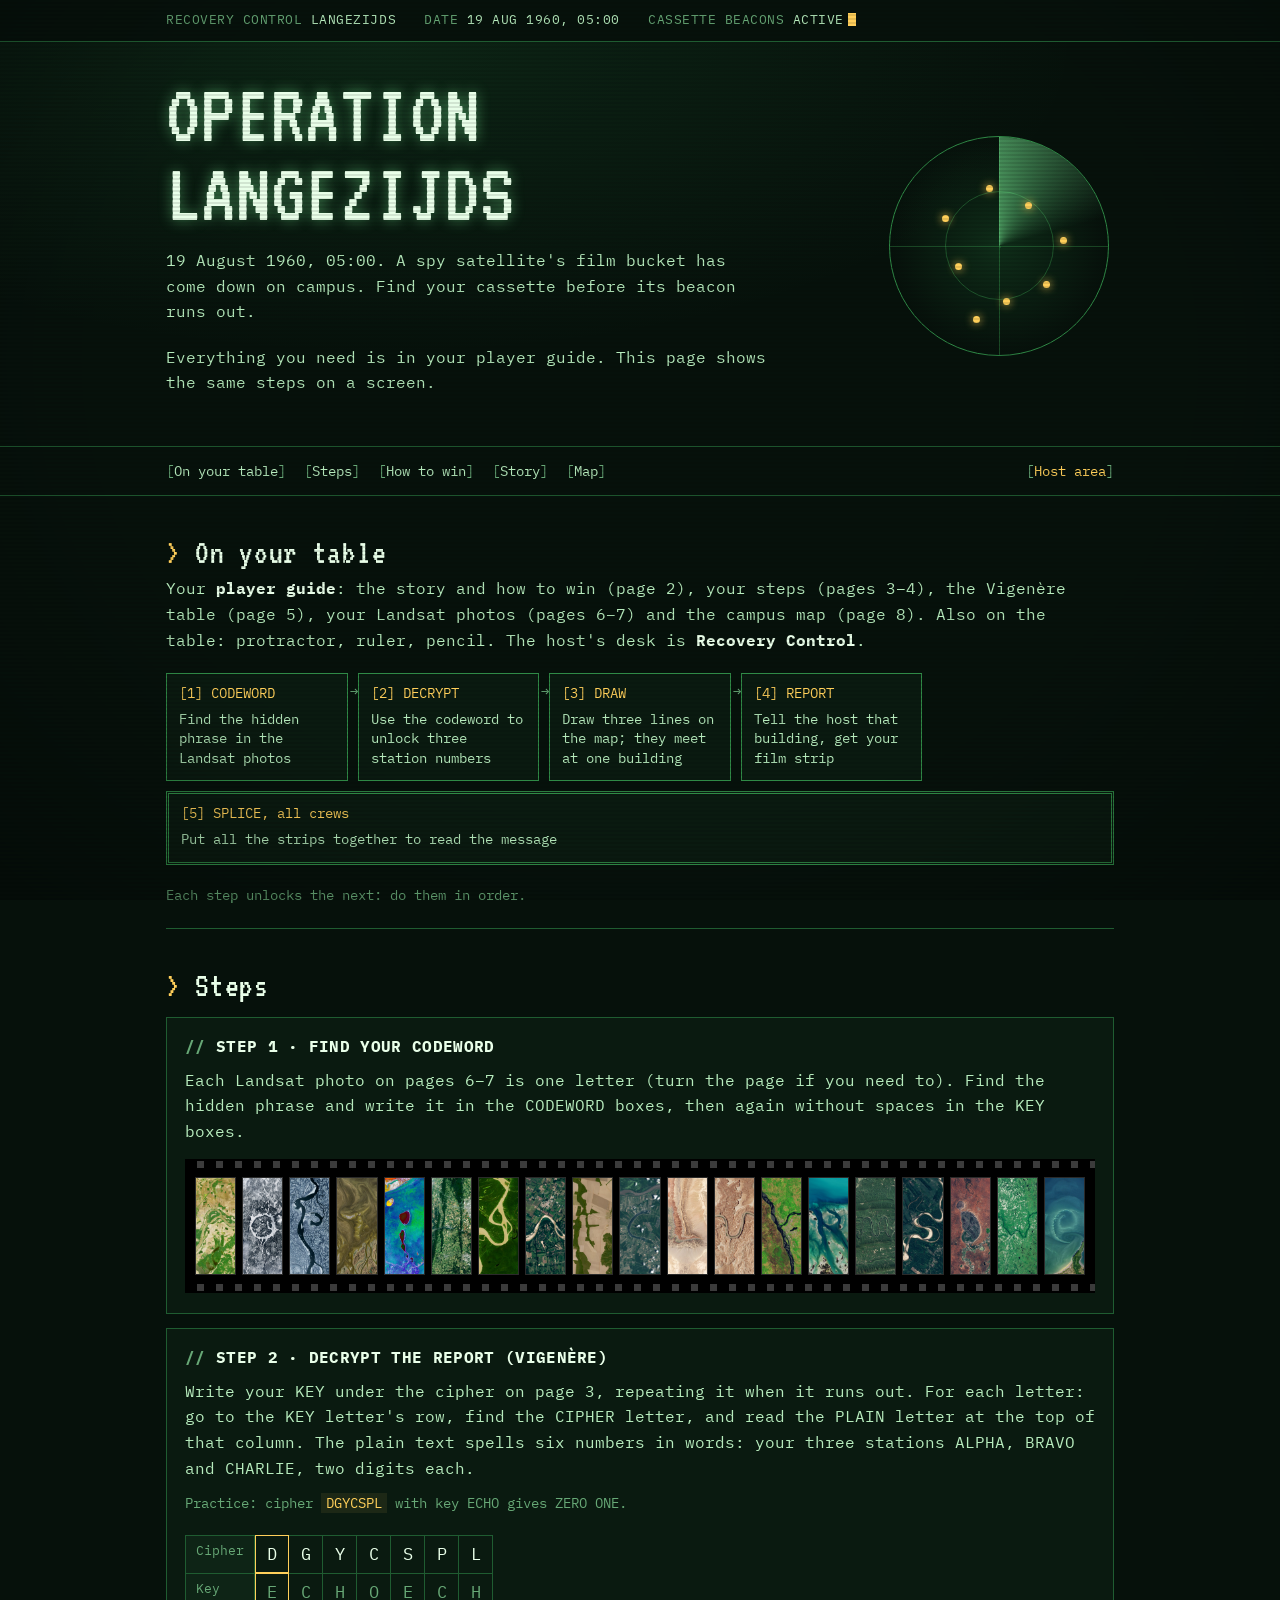
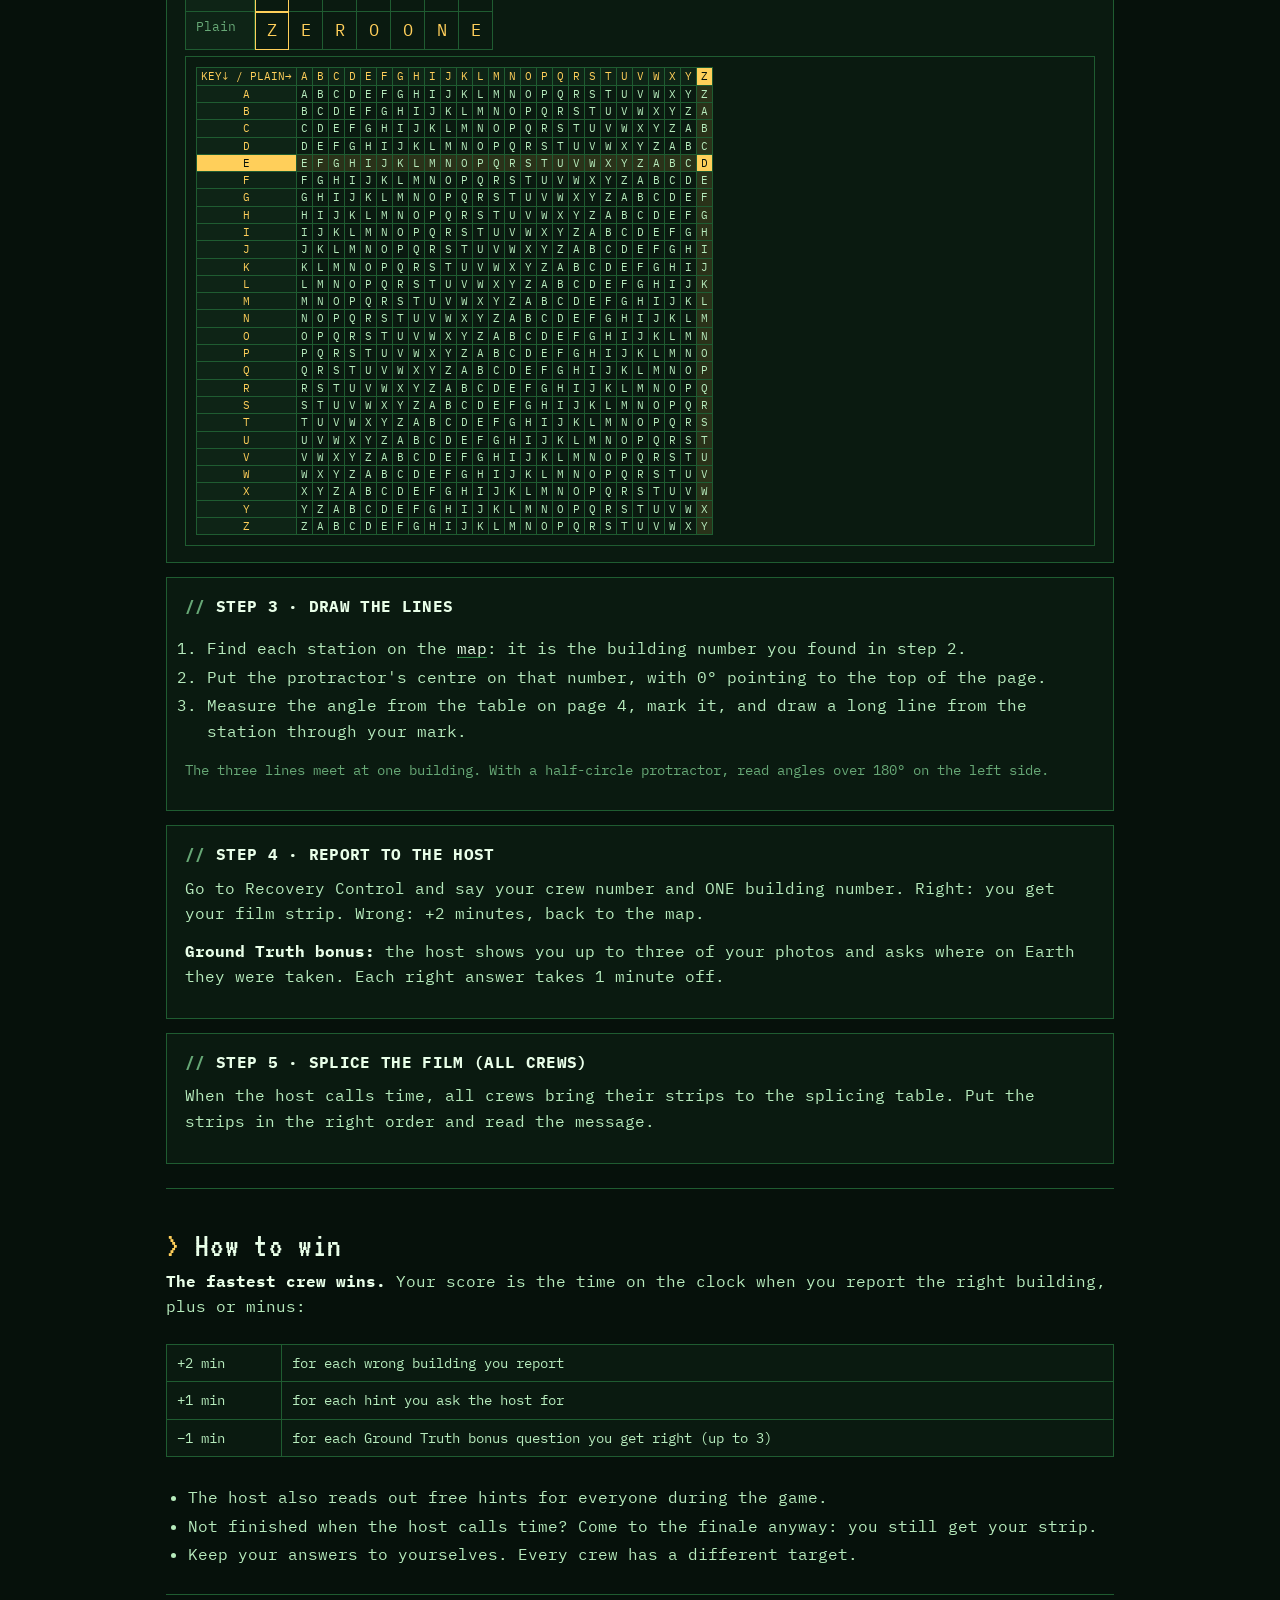
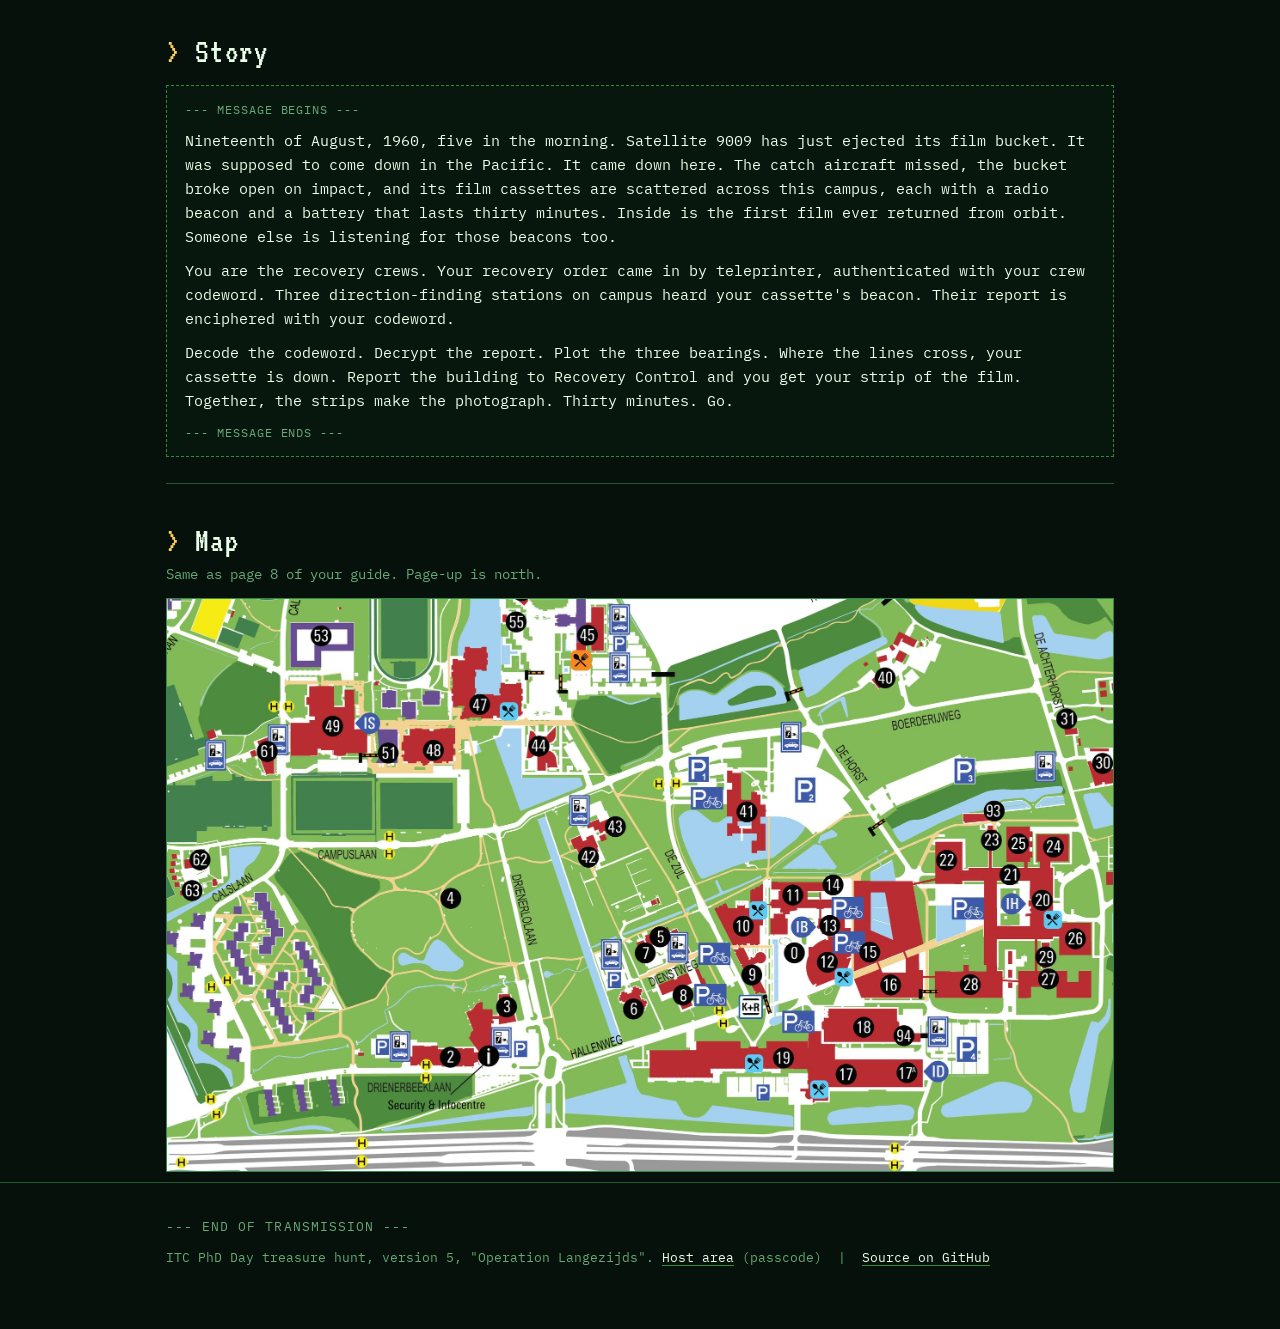
<file: index.html>
<!doctype html>
<html lang="en">
<head>
<meta charset="utf-8">
<meta name="viewport" content="width=device-width,initial-scale=1">
<title>Operation Langezijds</title>
<meta name="description" content="How to play Operation Langezijds, the ITC PhD Day treasure hunt: what is on your table, the five steps, how to win and the timing.">
<link rel="preconnect" href="https://fonts.googleapis.com">
<link rel="stylesheet" href="https://fonts.googleapis.com/css2?family=VT323&family=IBM+Plex+Mono:ital,wght@0,400;0,600;1,400&display=swap">
<link rel="stylesheet" href="assets/style.css">
</head>
<body>

<div class="statusbar"><div class="wrap">
  <span>RECOVERY CONTROL <b>LANGEZIJDS</b></span>
  <span>DATE <b>19 AUG 1960, 05:00</b></span>
  <span>CASSETTE BEACONS <b>ACTIVE</b><span class="cursor" aria-hidden="true"></span></span>
</div></div>

<header class="console">
  <div class="wrap">
    <div>
      <h1>OPERATION LANGEZIJDS</h1>
      <p class="brief">19 August 1960, 05:00. A spy satellite's film bucket has come down on campus. Find your cassette before its beacon runs out.</p>
      <p class="brief">Everything you need is in your player guide. This page shows the same steps on a screen.</p>
    </div>
    <div class="radar" aria-hidden="true"><div class="cross"></div><div class="sweep"></div><i style="left:62%;top:30%"></i><i style="left:30%;top:58%"></i><i style="left:70%;top:66%"></i><i style="left:44%;top:22%"></i><i style="left:52%;top:74%"></i><i style="left:24%;top:36%"></i><i style="left:78%;top:46%"></i><i style="left:38%;top:82%"></i></div>
  </div>
</header>

<nav class="menu"><div class="wrap">
  <a href="#how">On your table</a>
  <a href="#stages">Steps</a>
  <a href="#rules">How to win</a>
  <a href="#story">Story</a>
  <a href="#materials">Map</a>
  <a class="host" href="host.html">Host area</a>
</div></nav>

<main class="wrap">

<section id="how">
  <h2>On your table</h2>
  <p>Your <b>player guide</b>: the story and how to win (page 2), your steps (pages 3–4), the Vigenère table (page 5), your Landsat photos (pages 6–7) and the campus map (page 8). Also on the table: protractor, ruler, pencil. The host's desk is <b>Recovery Control</b>.</p>
  <div class="flow">
    <div><b>[1] CODEWORD</b>Find the hidden phrase in the Landsat photos</div>
    <div><b>[2] DECRYPT</b>Use the codeword to unlock three station numbers</div>
    <div><b>[3] DRAW</b>Draw three lines on the map; they meet at one building</div>
    <div><b>[4] REPORT</b>Tell the host that building, get your film strip</div>
    <div class="all"><b>[5] SPLICE, all crews</b>Put all the strips together to read the message</div>
  </div>
  <p class="note">Each step unlocks the next: do them in order.</p>
</section>

<section id="stages">
  <h2>Steps</h2>

  <div class="card">
    <h3>Step 1 · Find your codeword</h3>
    <p>Each Landsat photo on pages 6–7 is one letter (turn the page if you need to). Find the hidden phrase and write it in the CODEWORD boxes, then again without spaces in the KEY boxes.</p>
    <div class="filmstrip"><div class="gallery" id="gallery"></div></div>
  </div>

  <div class="card" id="step2">
    <h3>Step 2 · Decrypt the report (Vigenère)</h3>
    <p>Write your KEY under the cipher on page 3, repeating it when it runs out. For each letter: go to the KEY letter's row, find the CIPHER letter, and read the PLAIN letter at the top of that column. The plain text spells six numbers in words: your three stations ALPHA, BRAVO and CHARLIE, two digits each.</p>
    <p class="note">Practice: cipher <code>DGYCSPL</code> with key ECHO gives ZERO ONE.</p>
    <div class="tablewrap"><table class="worked">
      <tr class="c"><th>Cipher</th><td class="hl">D</td><td>G</td><td>Y</td><td>C</td><td>S</td><td>P</td><td>L</td></tr>
      <tr class="k"><th>Key</th><td class="hl">E</td><td>C</td><td>H</td><td>O</td><td>E</td><td>C</td><td>H</td></tr>
      <tr class="p"><th>Plain</th><td class="hl">Z</td><td>E</td><td>R</td><td>O</td><td>O</td><td>N</td><td>E</td></tr>
    </table></div>
    <div class="vig" id="vig" data-key="E" data-cipher="D"></div>
  </div>

  <div class="card">
    <h3>Step 3 · Draw the lines</h3>
    <ol>
      <li>Find each station on the <a href="#materials">map</a>: it is the building number you found in step 2.</li>
      <li>Put the protractor's centre on that number, with 0° pointing to the top of the page.</li>
      <li>Measure the angle from the table on page 4, mark it, and draw a long line from the station through your mark.</li>
    </ol>
    <p class="note">The three lines meet at one building. With a half-circle protractor, read angles over 180° on the left side.</p>
  </div>

  <div class="card">
    <h3>Step 4 · Report to the host</h3>
    <p>Go to Recovery Control and say your crew number and ONE building number. Right: you get your film strip. Wrong: +2 minutes, back to the map.</p>
    <p><b>Ground Truth bonus:</b> the host shows you up to three of your photos and asks where on Earth they were taken. Each right answer takes 1 minute off.</p>
  </div>

  <div class="card">
    <h3>Step 5 · Splice the film (all crews)</h3>
    <p>When the host calls time, all crews bring their strips to the splicing table. Put the strips in the right order and read the message.</p>
  </div>
</section>

<section id="rules">
  <h2>How to win</h2>
  <p><b>The fastest crew wins.</b> Your score is the time on the clock when you report the right building, plus or minus:</p>
  <div class="tablewrap"><table>
    <tr><td>+2 min</td><td>for each wrong building you report</td></tr>
    <tr><td>+1 min</td><td>for each hint you ask the host for</td></tr>
    <tr><td>−1 min</td><td>for each Ground Truth bonus question you get right (up to 3)</td></tr>
  </table></div>
  <ul>
    <li>The host also reads out free hints for everyone during the game.</li>
    <li>Not finished when the host calls time? Come to the finale anyway: you still get your strip.</li>
    <li>Keep your answers to yourselves. Every crew has a different target.</li>
  </ul>
</section>

<section id="story">
  <h2>Story</h2>
  <blockquote>
    <p>Nineteenth of August, 1960, five in the morning. Satellite 9009 has just ejected its film bucket. It was supposed to come down in the Pacific. It came down here. The catch aircraft missed, the bucket broke open on impact, and its film cassettes are scattered across this campus, each with a radio beacon and a battery that lasts thirty minutes. Inside is the first film ever returned from orbit. Someone else is listening for those beacons too.</p>
    <p>You are the recovery crews. Your recovery order came in by teleprinter, authenticated with your crew codeword. Three direction-finding stations on campus heard your cassette's beacon. Their report is enciphered with your codeword.</p>
    <p>Decode the codeword. Decrypt the report. Plot the three bearings. Where the lines cross, your cassette is down. Report the building to Recovery Control and you get your strip of the film. Together, the strips make the photograph. Thirty minutes. Go.</p>
  </blockquote>
</section>

<section id="materials">
  <h2>Map</h2>
  <p class="note">Same as page 8 of your guide. Page-up is north.</p>
  <div class="mapwrap"><div class="mapinner"><img src="assets/map.jpg" alt="University of Twente campus map with building numbers, page-up is north"></div></div><p class="maphint">On a phone, swipe sideways to see the whole map.</p>
</section>

</main>

<footer><div class="wrap">
  ITC PhD Day treasure hunt, version 5, "Operation Langezijds". <a href="host.html">Host area</a> (passcode) &nbsp;|&nbsp; <a href="https://github.com/toriii08/ITC-treasure-hunt">Source on GitHub</a>
</div></footer>

<script src="assets/site.js"></script>
</body>
</html>
</file>
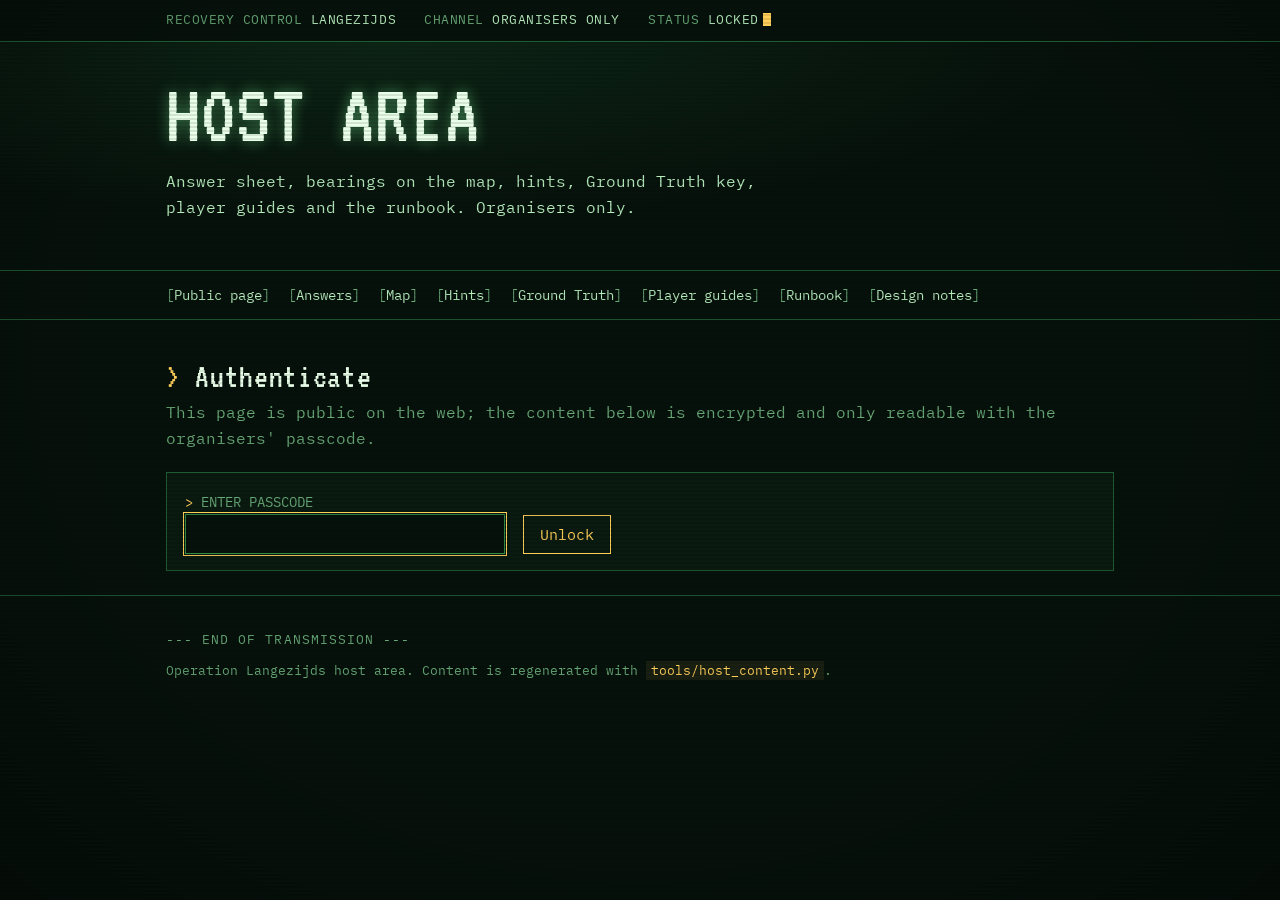
<file: host.html>
<!doctype html>
<html lang="en">
<head>
<meta charset="utf-8">
<meta name="viewport" content="width=device-width,initial-scale=1">
<title>Operation Langezijds · Host area</title>
<meta name="robots" content="noindex">
<link rel="preconnect" href="https://fonts.googleapis.com">
<link rel="stylesheet" href="https://fonts.googleapis.com/css2?family=VT323&family=IBM+Plex+Mono:ital,wght@0,400;0,600;1,400&display=swap">
<link rel="stylesheet" href="assets/style.css">
</head>
<body>

<div class="statusbar"><div class="wrap">
  <span>RECOVERY CONTROL <b>LANGEZIJDS</b></span>
  <span>CHANNEL <b>ORGANISERS ONLY</b></span>
  <span>STATUS <b id="gatestatus">LOCKED</b><span class="cursor" aria-hidden="true"></span></span>
</div></div>

<header class="console">
  <div class="wrap">
    <div>
      <h1>HOST AREA</h1>
      <p class="brief">Answer sheet, bearings on the map, hints, Ground Truth key, player guides and the runbook. Organisers only.</p>
    </div>
  </div>
</header>

<nav class="menu"><div class="wrap">
  <a href="index.html">Public page</a>
  <a href="#h1">Answers</a>
  <a href="#h2">Map</a>
  <a href="#h3">Hints</a>
  <a href="#h4">Ground Truth</a>
  <a href="#h5">Player guides</a>
  <a href="#h6">Runbook</a>
  <a href="#h8">Design notes</a>
</div></nav>

<main class="wrap">
  <section id="gate">
    <h2>Authenticate</h2>
    <p class="lead">This page is public on the web; the content below is encrypted and only readable with the organisers' passcode.</p>
    <form id="gateform" class="card">
      <label for="pc"><span class="prompt">&gt;</span> ENTER PASSCODE</label><br>
      <input type="password" id="pc" autocomplete="current-password" autofocus>
      <button type="submit" style="margin-left:8px">Unlock</button>
      <p id="gateerr" class="err" hidden>ACCESS DENIED. Wrong passcode, or the content file could not be loaded.</p>
    </form>
  </section>
  <div id="hostcontent"></div>
</main>

<footer><div class="wrap">Operation Langezijds host area. Content is regenerated with <code>tools/host_content.py</code>.</div></footer>

<script src="assets/site.js"></script>
<script src="assets/host.js"></script>
</body>
</html>
</file>
<file: assets/style.css>
/* Operation Langezijds: a 1960 recovery-control console.
   Single committed look: dark phosphor screen, monospace throughout.
   Display face VT323 (CRT caps), reading face IBM Plex Mono. */
:root{
  --bg:#06110b;        /* screen glass */
  --panel:#0a1a10;     /* raised panel */
  --panel2:#0e2416;    /* table header, selected */
  --fg:#b7ecbd;        /* phosphor text */
  --bright:#e9ffe9;    /* headings, emphasis */
  --dim:#67a876;       /* secondary text */
  --line:#1f5c31;      /* rules and borders */
  --line2:#2f8a46;     /* stronger rule */
  --amber:#ffcf5a;     /* keys, prompts, warnings */
  --red:#ff7a66;       /* errors */
  --mono:"IBM Plex Mono","SFMono-Regular",Menlo,Consolas,"Liberation Mono",monospace;
  --crt:"VT323","IBM Plex Mono",monospace;
  color-scheme:dark;
}
*{box-sizing:border-box}
html{scroll-behavior:smooth}
body{margin:0;background:var(--bg);color:var(--fg);font-family:var(--mono);font-size:16px;line-height:1.6;position:relative}
/* faint scanlines and tube vignette */
body::after{content:"";position:fixed;inset:0;pointer-events:none;z-index:50;
  background:repeating-linear-gradient(0deg,rgba(0,0,0,.10) 0 2px,transparent 2px 4px),
             radial-gradient(ellipse at 50% 40%,transparent 60%,rgba(0,0,0,.32) 100%);
  mix-blend-mode:multiply}
::selection{background:var(--amber);color:#061108}
a{color:var(--bright);text-decoration-color:var(--line2);text-underline-offset:3px}
a:hover{color:var(--amber)}
.wrap{max-width:980px;margin:0 auto;padding:0 16px}

/* status line across the top of the console */
.statusbar{border-bottom:1px solid var(--line);font-size:13px;color:var(--dim);letter-spacing:.04em}
.statusbar .wrap{display:flex;flex-wrap:wrap;gap:4px 28px;padding:10px 16px}
.statusbar b{color:var(--fg);font-weight:400}
.cursor{display:inline-block;width:.6em;height:1em;background:var(--amber);vertical-align:-2px;margin-left:4px;animation:blink 1.1s steps(1) infinite}
@keyframes blink{50%{opacity:0}}

/* console header */
header.console{padding:34px 0 30px;border-bottom:1px solid var(--line);background:radial-gradient(ellipse at 30% 0%,rgba(70,210,110,.10),transparent 55%)}
header.console .wrap{display:grid;grid-template-columns:1fr 230px;gap:30px;align-items:center}
header.console h1{font-family:var(--crt);font-weight:400;font-size:clamp(46px,8vw,86px);line-height:.92;margin:0 0 14px;color:var(--bright);letter-spacing:.01em;text-shadow:0 0 14px rgba(130,255,160,.45)}
header.console p.brief{margin:0 0 20px;max-width:60ch;font-size:16px}
.readout{display:grid;grid-template-columns:max-content 1fr;gap:3px 16px;margin:0;font-size:14px;max-width:100%}
.readout dt{color:var(--dim);margin:0}
.readout dt::after{content:" ...."}
.readout dd{margin:0;color:var(--fg)}
.radar{width:220px;height:220px;max-width:100%;border-radius:50%;border:1px solid var(--line2);position:relative;justify-self:center;
  background:radial-gradient(circle,rgba(70,220,110,.14),transparent 70%)}
.radar::before,.radar::after{content:"";position:absolute;inset:0;border-radius:50%;border:1px solid rgba(80,220,110,.28)}
.radar::before{inset:25%}.radar::after{inset:50%}
.radar .cross{position:absolute;inset:0}
.radar .cross::before,.radar .cross::after{content:"";position:absolute;background:rgba(80,220,110,.28)}
.radar .cross::before{left:50%;top:0;bottom:0;width:1px}
.radar .cross::after{top:50%;left:0;right:0;height:1px}
.radar .sweep{position:absolute;inset:0;border-radius:50%;background:conic-gradient(from 0deg,rgba(130,255,160,.5),transparent 75deg);animation:spin 4s linear infinite}
@keyframes spin{to{transform:rotate(360deg)}}
.radar i{position:absolute;width:7px;height:7px;background:var(--amber);border-radius:50%;box-shadow:0 0 9px var(--amber)}
@media (prefers-reduced-motion:reduce){.cursor,.radar .sweep{animation:none}}

/* keyed menu */
nav.menu{position:sticky;top:0;background:var(--bg);border-bottom:1px solid var(--line);z-index:5}
nav.menu .wrap{display:flex;gap:2px 18px;overflow-x:auto;padding:9px 16px;white-space:nowrap;-webkit-overflow-scrolling:touch;font-size:14px}
nav.menu a{text-decoration:none;color:var(--fg);padding:4px 0}
nav.menu a::before{content:"[";color:var(--dim)}
nav.menu a::after{content:"]";color:var(--dim)}
nav.menu a:hover{color:var(--amber)}
nav.menu a.host{color:var(--amber);margin-left:auto}

/* sections */
section{padding:40px 0 10px;border-bottom:1px solid var(--line)}
section:last-of-type{border-bottom:0}
h2{font-family:var(--crt);font-weight:400;font-size:34px;line-height:1;margin:0 0 6px;color:var(--bright);letter-spacing:.02em}
h2::before{content:"> ";color:var(--amber)}
h2 .n{font-family:var(--mono);font-size:12px;color:var(--dim);margin-right:12px;vertical-align:middle;border:1px solid var(--line);padding:1px 6px}
h3{font-size:16px;margin:26px 0 8px;color:var(--bright);text-transform:uppercase;letter-spacing:.02em}
h3::before{content:"// ";color:var(--dim)}
h4{font-size:15px;margin:18px 0 6px;color:var(--bright)}
p{margin:0 0 12px}
p.lead{color:var(--dim);margin:0 0 20px}
.note{font-size:13.5px;color:var(--dim)}
em{color:var(--bright);font-style:italic}
b,strong{color:var(--bright)}

/* panel: one thin rule, no radius */
.card{border:1px solid var(--line);padding:16px 18px;margin:14px 0;background:var(--panel)}
.card h3{margin-top:0}
.card.team{border-color:var(--line2)}

/* teleprinter message */
blockquote{margin:16px 0;padding:14px 18px;border:1px dashed var(--line2);background:rgba(10,30,18,.5);color:var(--bright);font-size:15px}
blockquote::before,blockquote::after{display:block;color:var(--dim);font-size:12px;letter-spacing:.08em}
blockquote::before{content:"--- MESSAGE BEGINS ---";margin-bottom:10px}
blockquote::after{content:"--- MESSAGE ENDS ---";margin-top:10px}
blockquote p{margin:0 0 10px}
blockquote p:last-child{margin:0}

/* chain of stages */
.flow{display:grid;grid-template-columns:repeat(5,1fr);gap:10px;margin:20px 0}
.flow div{border:1px solid var(--line2);padding:10px 12px 12px;font-size:13.5px;line-height:1.45;background:var(--panel);position:relative}
.flow div b{display:block;color:var(--amber);font-weight:400;margin-bottom:6px}
.flow div:nth-child(-n+3)::after{content:"→";position:absolute;right:-13px;top:8px;color:var(--dim);background:var(--bg);padding:0 2px}
.flow div.all{grid-column:1/-1;border-style:double;border-width:3px}
@media (max-width:700px){.flow{grid-template-columns:1fr 1fr}.flow div:nth-child(-n+3)::after{display:none}}

/* tables ruled like a line-printer listing */
table{border-collapse:collapse;width:100%;font-size:14px;margin:12px 0;background:var(--panel);font-variant-numeric:tabular-nums}
th,td{border:1px solid var(--line);padding:7px 10px;text-align:left;vertical-align:top}
th{background:var(--panel2);color:var(--amber);font-weight:400}
.tablewrap{overflow-x:auto}
code,pre{font-family:var(--mono)}
code{color:var(--amber);background:rgba(255,207,90,.08);padding:1px 5px}
pre{background:var(--panel);border:1px solid var(--line);padding:14px;overflow-x:auto;line-height:1.5;font-size:13.5px;color:var(--fg)}
pre.cardcopy{white-space:pre-wrap}
ul,ol{padding-left:22px}
li{margin:3px 0}
.pill{color:var(--amber);font-size:13px;font-weight:400;margin-left:6px;text-transform:none;letter-spacing:0}
.pill::before{content:"[ "}.pill::after{content:" ]"}
.grid2{display:grid;grid-template-columns:1fr 1fr;gap:14px}
@media (max-width:700px){.grid2{grid-template-columns:1fr}}

/* imagery: letter frames and the map */
.filmstrip{background:#000;padding:12px 0;margin:14px 0 4px;position:relative;overflow-x:auto;-webkit-overflow-scrolling:touch}
.filmstrip::before,.filmstrip::after{content:"";position:absolute;left:0;right:0;height:7px;background:repeating-linear-gradient(90deg,#000 0 12px,#3b3b3b 12px 19px)}
.filmstrip::before{top:2px}.filmstrip::after{bottom:2px}
.filmstrip .gallery{display:flex;gap:6px;margin:0;padding:6px 8px;width:max-content}
.filmstrip .gallery figure{flex:0 0 auto;width:72px;border-color:#2a2a2a}
@media (min-width:701px){.filmstrip .gallery{width:auto;display:grid;grid-template-columns:repeat(19,1fr);padding:6px 10px}.filmstrip .gallery figure{width:auto}}
.gallery{display:grid;grid-template-columns:repeat(auto-fill,minmax(88px,1fr));gap:8px;margin:14px 0}
.gallery figure{margin:0;background:#000;overflow:hidden;aspect-ratio:1175/2817;border:1px solid var(--line)}
.gallery img{width:100%;height:100%;object-fit:cover;display:block}
.gallery figcaption{font-size:12px;color:var(--amber);text-align:center;padding:4px 0;overflow-wrap:anywhere}
.gallery.labeled figure{aspect-ratio:auto;background:none;border:0;overflow:visible}
.gallery.labeled img{aspect-ratio:1175/2817;height:auto;border:1px solid var(--line)}
.mapwrap{border:1px solid var(--line2);overflow:auto;background:#fff;-webkit-overflow-scrolling:touch}
.mapinner{position:relative}
.mapwrap img,.mapwrap canvas{width:100%;display:block}
.mapwrap canvas{position:absolute;inset:0;height:100%}
.maphint{display:none}
@media (max-width:700px){.mapinner{min-width:760px}.maphint{display:block;font-size:13px;color:var(--dim);margin:4px 0 0}}
.vig{font-size:11px;line-height:1.3;overflow-x:auto;background:var(--panel);border:1px solid var(--line);padding:10px}
.vig table{width:auto;font-size:11px;margin:0}
.vig th,.vig td{padding:1px 4px;text-align:center}
.vig .hl-row,.vig .hl-col{background:rgba(255,207,90,.13)}
.vig th.hl,.vig td.hl{background:var(--amber);color:#061108}
/* practice run: cipher / key / plain, one letter per cell */
table.worked{width:auto;font-size:17px;margin:8px 0 6px}
table.worked th{font-size:13px;color:var(--dim);background:var(--panel2);padding:5px 10px}
table.worked td{width:2em;text-align:center;padding:5px 0;color:var(--bright)}
table.worked tr.k td{color:var(--dim)}
table.worked tr.p td{color:var(--amber)}
table.worked td.hl{outline:1px solid var(--amber);outline-offset:-1px}

/* controls */
input[type=password],input[type=text]{font-family:var(--mono);font-size:16px;padding:9px 12px;border:1px solid var(--line2);background:#03090533;background:var(--bg);color:var(--amber);width:100%;max-width:320px;caret-color:var(--amber)}
input:focus{outline:1px solid var(--amber);outline-offset:1px}
button{font-family:var(--mono);font-size:15px;padding:9px 16px;border:1px solid var(--amber);background:transparent;color:var(--amber);cursor:pointer}
button:hover{background:var(--amber);color:#061108}
button.secondary{border-color:var(--line2);color:var(--fg)}
button.secondary:hover{background:var(--panel2);color:var(--bright)}
.gtthumb{height:72px;width:auto;display:block;border:1px solid var(--line)}
.teamtabs{display:flex;gap:6px;flex-wrap:wrap;margin:10px 0}
.teamtabs button.active{background:var(--amber);color:#061108;border-color:var(--amber)}
label{color:var(--dim);font-size:14px}
.prompt{color:var(--amber)}
.err{color:var(--red)}
details{margin:8px 0}
summary{cursor:pointer;color:var(--bright)}
.spoiler{border:1px solid var(--line);padding:10px 14px;font-size:14px;background:var(--panel)}

footer{padding:34px 0 60px;color:var(--dim);font-size:13px;border-top:1px solid var(--line)}
footer .wrap::before{content:"--- END OF TRANSMISSION ---";display:block;margin-bottom:10px;letter-spacing:.08em}

/* phones */
@media (max-width:700px){
  body{font-size:15px}
  header.console{padding:26px 0 24px}
  header.console .wrap{grid-template-columns:1fr;gap:22px}
  header.console h1{font-size:clamp(40px,12vw,60px)}
  .radar{width:160px;height:160px}
  .statusbar .wrap{gap:2px 18px;font-size:12px}
  nav.menu .wrap{mask-image:linear-gradient(90deg,#000 88%,transparent);-webkit-mask-image:linear-gradient(90deg,#000 88%,transparent)}
  nav.menu a.host{margin-left:0}
  h2{font-size:30px}
  .card{padding:14px}
  pre{font-size:13px;padding:10px}
  .teamtabs button{font-size:14px;padding:7px 10px}
  #gateform button{display:block;margin:10px 0 0}
}
</file>
